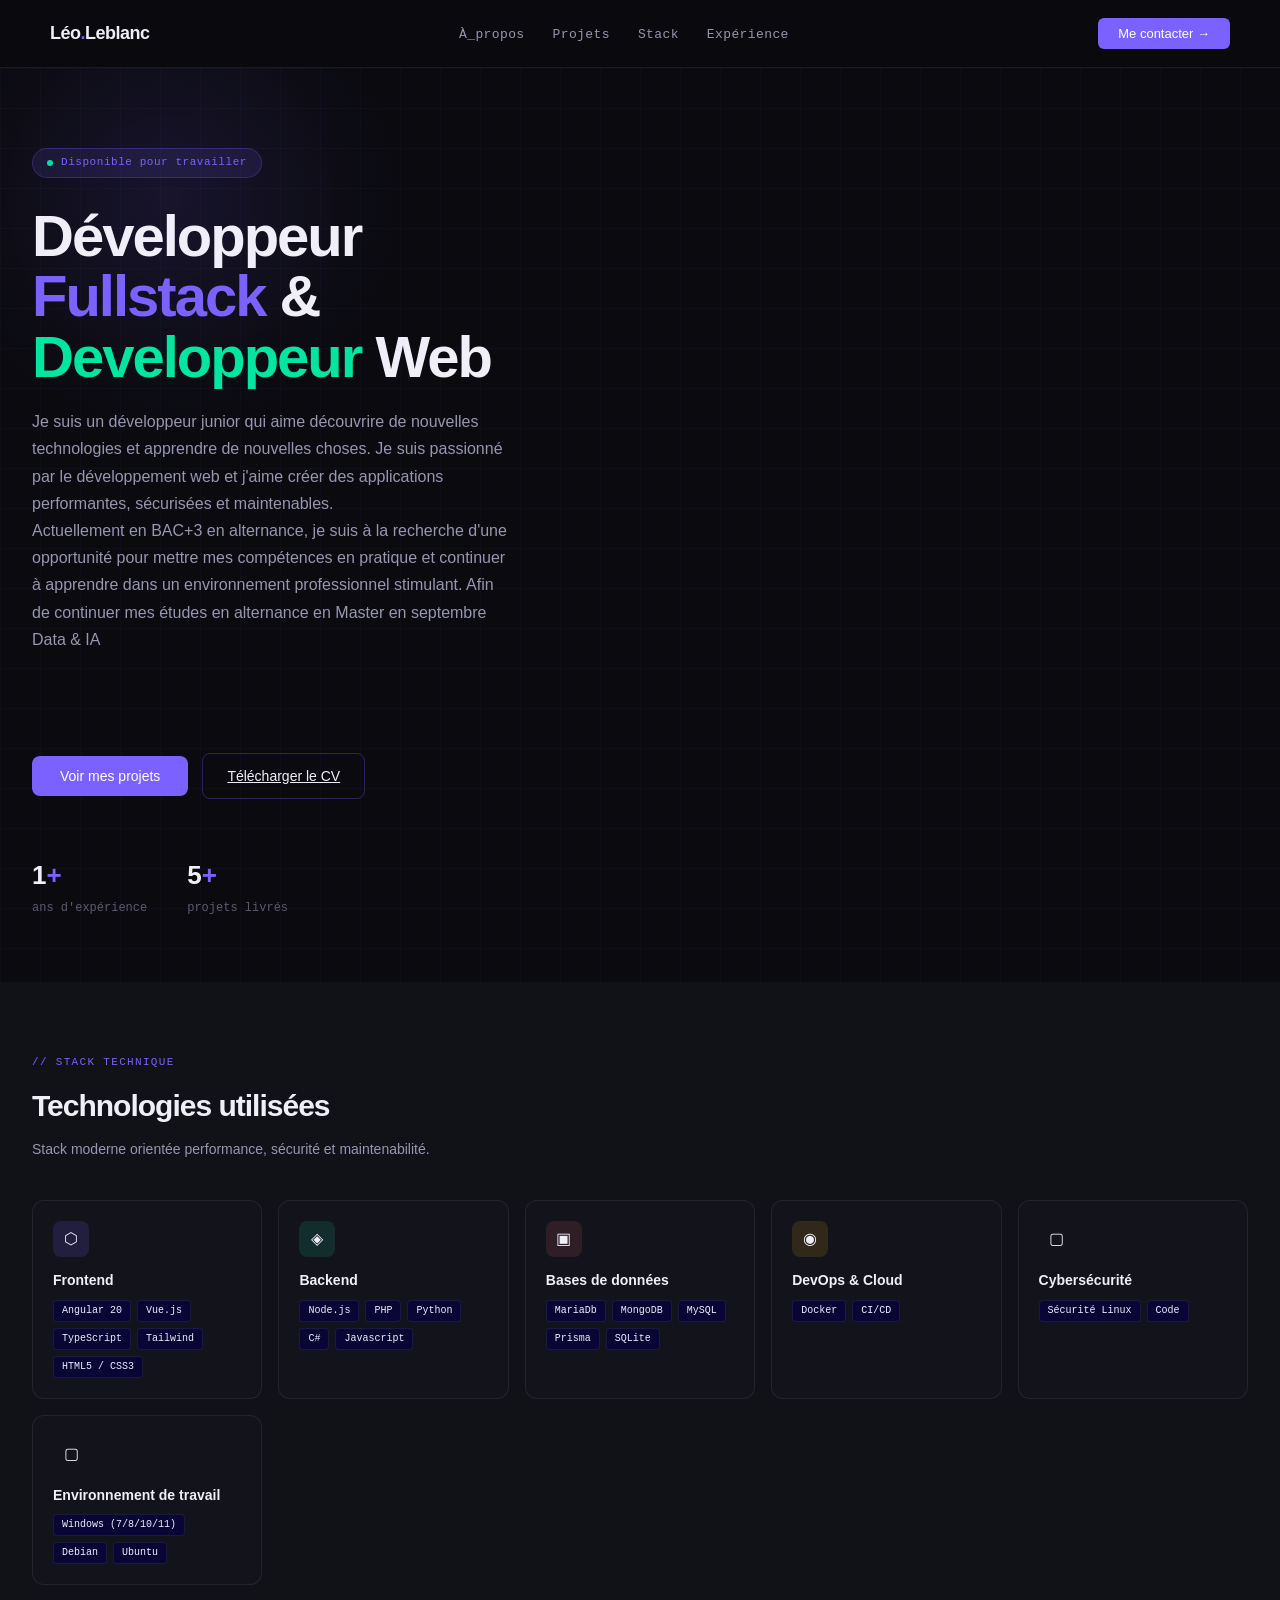
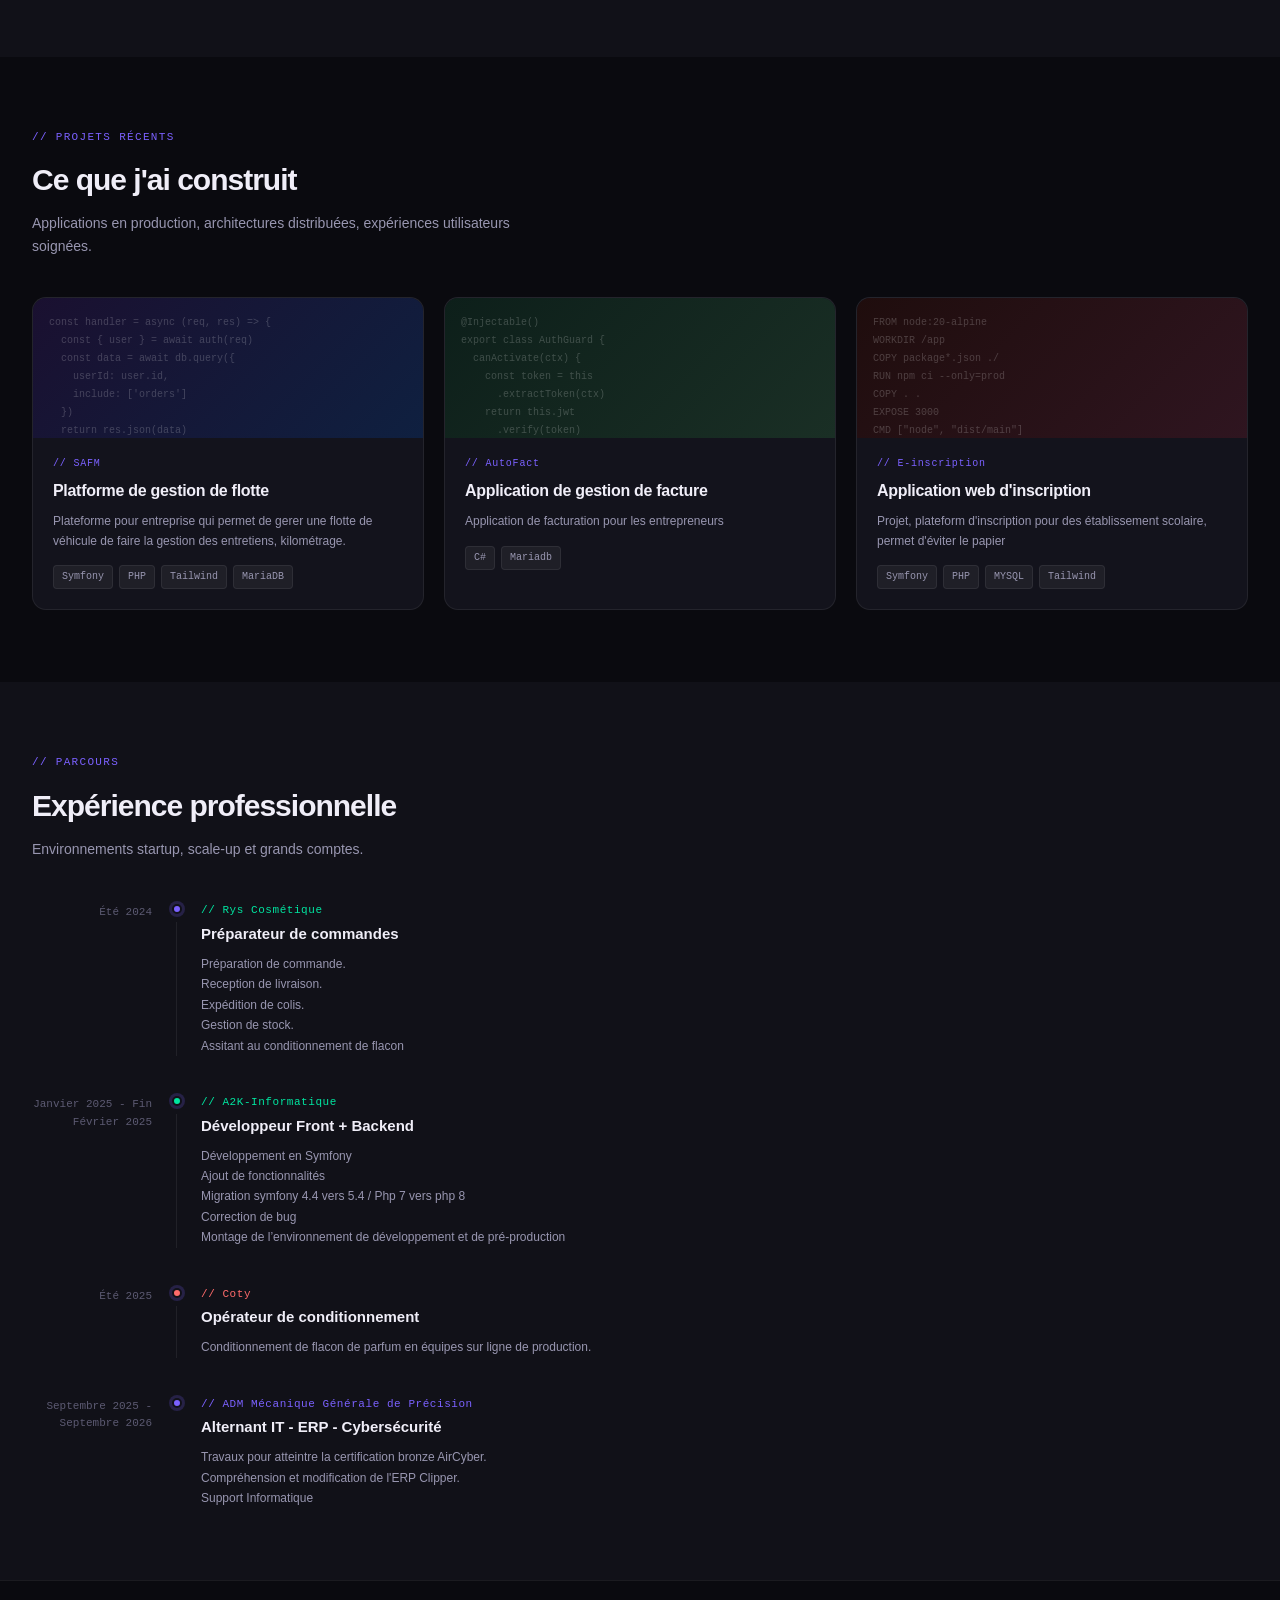
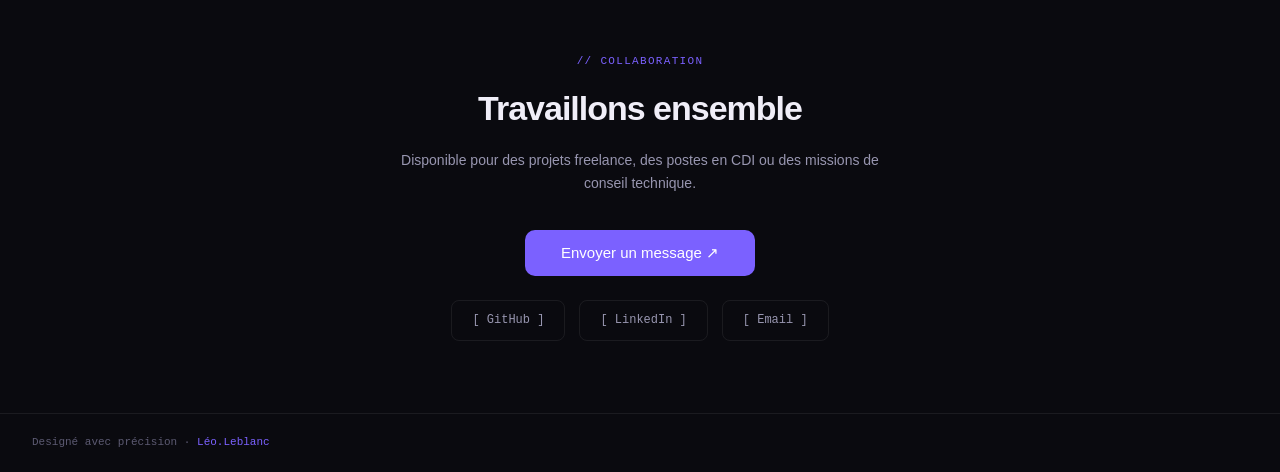
<file: index.html>
<!DOCTYPE html>
<!-- saved from url=(0031)http://127.0.0.1:5500/#projects -->
<html lang="fr">

<head>
  <meta http-equiv="Content-Type" content="text/html; charset=UTF-8">

  <meta name="viewport" content="width=device-width, initial-scale=1.0">
  <title>Portfolio Fullstack - Léo Leblanc</title>
  <link rel="stylesheet" href="styles.css">

</head>

<body>

  <!-- NAV -->
  <nav>
    <div class="nav-logo">Léo<span>.</span>Leblanc</div>
    <ul class="nav-links">
      <li><a href="#">À_propos</a></li>
      <li><a href="#projects">Projets</a></li>
      <li><a href="#stack">Stack</a></li>
      <li><a href="#xp">Expérience</a></li>
    </ul>
    <button class="nav-cta">Me contacter →</button>
  </nav>

  <!-- HERO -->
  <section class="hero">
    <div class="hero-grid-bg"></div>
    <div class="hero-glow"></div>
    <div class="hero-badge">Disponible pour travailler</div>
    <h1>
      Développeur<br>
      <span class="highlight">Fullstack</span> &amp;<br>
      <span class="highlight2">Developpeur</span> Web
    </h1>
    <p class="hero-sub">
      Je suis un développeur junior qui aime découvrire de nouvelles technologies et apprendre de nouvelles choses. Je
      suis passionné par le développement web et j'aime créer des applications performantes, sécurisées et
      maintenables.
      <br>

      Actuellement en BAC+3 en alternance, je suis à la recherche d'une opportunité pour mettre mes compétences en
      pratique et continuer à apprendre dans un environnement professionnel stimulant.
      Afin de continuer mes études en alternance en Master en septembre Data &amp; IA
    </p>
    <div class="hero-actions">
      <button class="btn-primary">Voir mes projets</button>
      <a class="btn-outline" href="assets/" download="cv_leo_leblanc.pdf">Télécharger le CV</a>
    </div>
    <div class="hero-stats">
      <div class="stat-item">
        <div class="stat-num">1<span>+</span></div>
        <div class="stat-label">ans d'expérience</div>
      </div>
      <div class="stat-item">
        <div class="stat-num">5<span>+</span></div>
        <div class="stat-label">projets livrés</div>
      </div>

    </div>
  </section>

  <!-- SKILLS -->
  <section class="skills-section" id="stack">
    <div class="section-label">// stack technique</div>
    <div class="section-title">Technologies utilisées</div>
    <p class="section-desc">Stack moderne orientée performance, sécurité et maintenabilité.</p>
    <div class="skills-grid">
      <div class="skill-card">
        <div class="skill-icon frontend">⬡</div>
        <div class="skill-name">Frontend</div>
        <div class="skill-tags">
          <span class="skill-tag">Angular 20</span>
          <span class="skill-tag">Vue.js</span>
          <span class="skill-tag">TypeScript</span>
          <span class="skill-tag">Tailwind</span>
          <span class="skill-tag">HTML5 / CSS3</span>
        </div>
      </div>
      <div class="skill-card">
        <div class="skill-icon backend">◈</div>
        <div class="skill-name">Backend</div>
        <div class="skill-tags">
          <span class="skill-tag">Node.js</span>
          <span class="skill-tag">PHP</span>
          <span class="skill-tag">Python</span>
          <span class="skill-tag">C#</span>
          <span class="skill-tag">Javascript</span>
        </div>
      </div>
      <div class="skill-card">
        <div class="skill-icon db">▣</div>
        <div class="skill-name">Bases de données</div>
        <div class="skill-tags">
          <span class="skill-tag">MariaDb</span>
          <span class="skill-tag">MongoDB</span>
          <span class="skill-tag">MySQL</span>
          <span class="skill-tag">Prisma</span>
          <span class="skill-tag">SQLite</span>
        </div>
      </div>
      <div class="skill-card">
        <div class="skill-icon devops">◉</div>
        <div class="skill-name">DevOps &amp; Cloud</div>
        <div class="skill-tags">
          <span class="skill-tag">Docker</span>
          <span class="skill-tag">CI/CD</span>
        </div>
      </div>
      <div class="skill-card">
        <div class="skill-icon testing">▢</div>
        <div class="skill-name">Cybersécurité</div>
        <div class="skill-tags">
          <span class="skill-tag">Sécurité Linux</span>
          <span class="skill-tag">Code</span>
        </div>
      </div>
      <div class="skill-card">
        <div class="skill-icon testing">▢</div>
        <div class="skill-name">Environnement de travail</div>
        <div class="skill-tags">
          <span class="skill-tag">Windows (7/8/10/11)</span>
          <span class="skill-tag">Debian</span>
          <span class="skill-tag">Ubuntu</span>
        </div>
      </div>
    </div>
  </section>

  <!-- PROJECTS -->
  <section id="projects" class="projects-section">
    <div class="section-label">// projets récents</div>
    <div class="section-title">Ce que j'ai construit</div>
    <p class="section-desc">Applications en production, architectures distribuées, expériences utilisateurs soignées.
    </p>
    <div class="projects-grid">

      <div class="project-card">
        <div class="project-thumb thumb-a">
          <div class="thumb-code">
            const handler = async (req, res) =&gt; {<br>
            &nbsp;&nbsp;const { user } = await auth(req)<br>
            &nbsp;&nbsp;const data = await db.query({<br>
            &nbsp;&nbsp;&nbsp;&nbsp;userId: user.id,<br>
            &nbsp;&nbsp;&nbsp;&nbsp;include: ['orders']<br>
            &nbsp;&nbsp;})<br>
            &nbsp;&nbsp;return res.json(data)<br>
            }
          </div>
        </div>
        <div class="project-body">
          <div class="project-type">// SAFM</div>
          <div class="project-title">Platforme de gestion de flotte</div>
          <p class="project-desc">Plateforme pour entreprise qui permet de gerer une flotte de véhicule
            de faire la gestion des entretiens, kilométrage.</p>
          <div class="project-stack">
            <span class="stack-tag">Symfony</span>
            <span class="stack-tag">PHP</span>
            <span class="stack-tag">Tailwind</span>
            <span class="stack-tag">MariaDB</span>
          </div>
        </div>
      </div>

      <div class="project-card">
        <div class="project-thumb thumb-b">
          <div class="thumb-code">
            @Injectable()<br>
            export class AuthGuard {<br>
            &nbsp;&nbsp;canActivate(ctx) {<br>
            &nbsp;&nbsp;&nbsp;&nbsp;const token = this<br>
            &nbsp;&nbsp;&nbsp;&nbsp;&nbsp;&nbsp;.extractToken(ctx)<br>
            &nbsp;&nbsp;&nbsp;&nbsp;return this.jwt<br>
            &nbsp;&nbsp;&nbsp;&nbsp;&nbsp;&nbsp;.verify(token)<br>
            &nbsp;&nbsp;}
          </div>
        </div>
        <div class="project-body">
          <div class="project-type">// AutoFact</div>
          <div class="project-title">Application de gestion de facture
          </div>
          <p class="project-desc">Application de facturation pour les entrepreneurs</p>
          <div class="project-stack">
            <span class="stack-tag">C#</span>
            <span class="stack-tag">Mariadb</span>
          </div>
        </div>
      </div>

      <div class="project-card">
        <div class="project-thumb thumb-c">
          <div class="thumb-code">
            FROM node:20-alpine<br>
            WORKDIR /app<br>
            COPY package*.json ./<br>
            RUN npm ci --only=prod<br>
            COPY . .<br>
            EXPOSE 3000<br>
            CMD ["node", "dist/main"]
          </div>
        </div>
        <div class="project-body">
          <div class="project-type">// E-inscription</div>
          <div class="project-title">Application web d'inscription</div>
          <p class="project-desc">Projet, plateform d'inscription pour des établissement scolaire, permet d'éviter le
            papier</p>
          <div class="project-stack">
            <span class="stack-tag">Symfony</span>
            <span class="stack-tag">PHP</span>
            <span class="stack-tag">MYSQL</span>
            <span class="stack-tag">Tailwind</span>
          </div>
        </div>
      </div>

    </div>
  </section>

  <!-- EXPERIENCE -->
  <section class="experience-section" id="xp">
    <div class="section-label">// parcours</div>
    <div class="section-title">Expérience professionnelle</div>
    <p class="section-desc">Environnements startup, scale-up et grands comptes.</p>

    <div class="timeline">
      <div class="timeline-item">
        <div class="timeline-date">Été 2024</div>
        <div class="timeline-line">
          <div class="timeline-dot"></div>
          <div class="timeline-connector"></div>
        </div>
        <div class="timeline-content">
          <div class="timeline-company">// Rys Cosmétique</div>
          <div class="timeline-role">Préparateur de commandes</div>
          <p class="timeline-desc">Préparation de commande.<br>
            Reception de livraison.<br>
            Expédition de colis.<br>
            Gestion de stock.<br>
            Assitant au conditionnement de flacon
          </p>
        </div>
      </div>
      <div class="timeline-item">
        <div class="timeline-date">Janvier 2025 - Fin Février 2025</div>
        <div class="timeline-line">
          <div class="timeline-dot" style="background: var(--accent2);"></div>
          <div class="timeline-connector"></div>
        </div>
        <div class="timeline-content">
          <div class="timeline-company" style="color: var(--accent2);">// A2K-Informatique</div>
          <div class="timeline-role">Développeur Front + Backend </div>
          <p class="timeline-desc">
            Développement en Symfony <br>
            Ajout de fonctionnalités<br>
            Migration symfony 4.4 vers 5.4 / Php 7 vers php 8<br>
            Correction de bug<br>
            Montage de l’environnement de développement et de pré-production

          </p>
        </div>
      </div>
      <div class="timeline-item">
        <div class="timeline-date">Été 2025</div>
        <div class="timeline-line">
          <div class="timeline-dot" style="background: var(--accent3);"></div>
          <div class="timeline-connector"></div>
        </div>
        <div class="timeline-content">
          <div class="timeline-company" style="color: var(--accent3);">// Coty</div>
          <div class="timeline-role">Opérateur de conditionnement</div>
          <p class="timeline-desc">Conditionnement de flacon de parfum en équipes sur ligne de production.</p>
        </div>
      </div>

      <div class="timeline-item">
        <div class="timeline-date">Septembre 2025 - Septembre 2026</div>
        <div class="timeline-line">
          <div class="timeline-dot" style="background: var(--accent);"></div>
          <div class="timeline-connector"></div>
        </div>
        <div class="timeline-content">
          <div class="timeline-company" style="color: var(--accent);">// ADM Mécanique Générale de Précision</div>
          <div class="timeline-role">Alternant IT - ERP - Cybersécurité </div>
          <p class="timeline-desc">
            Travaux pour atteintre la certification bronze AirCyber.<br>
            Compréhension et modification de l'ERP Clipper.<br>
            Support Informatique <br>
          </p>
        </div>
      </div>
    </div>
  </section>

  <!-- CONTACT -->
  <section class="contact-section">
    <div class="contact-inner">
      <div class="section-label" style="text-align:center;">// collaboration</div>
      <div class="section-title">Travaillons ensemble</div>
      <p class="section-desc">Disponible pour des projets freelance, des postes en CDI ou des missions de conseil
        technique.</p>
      <button class="btn-primary" style="font-size:15px; padding: 14px 36px; border-radius: 10px;">
        Envoyer un message ↗
      </button>
      <div class="contact-links">
        <a class="contact-link" href="https://github.com/LLeblanc28">[ GitHub ]</a>
        <a class="contact-link" href="https://www.linkedin.com/in/l%C3%A9o-leblanc-750685290/">[ LinkedIn ]</a>
        <a class="contact-link" href="mailto:leoleblanc28@gmail.com">[ Email ]</a>
      </div>
    </div>
  </section>

  <!-- FOOTER -->
  <footer>
    <p>Designé avec précision · <span>Léo.Leblanc</span></p>
  </footer>

</body>

</html>
</file>
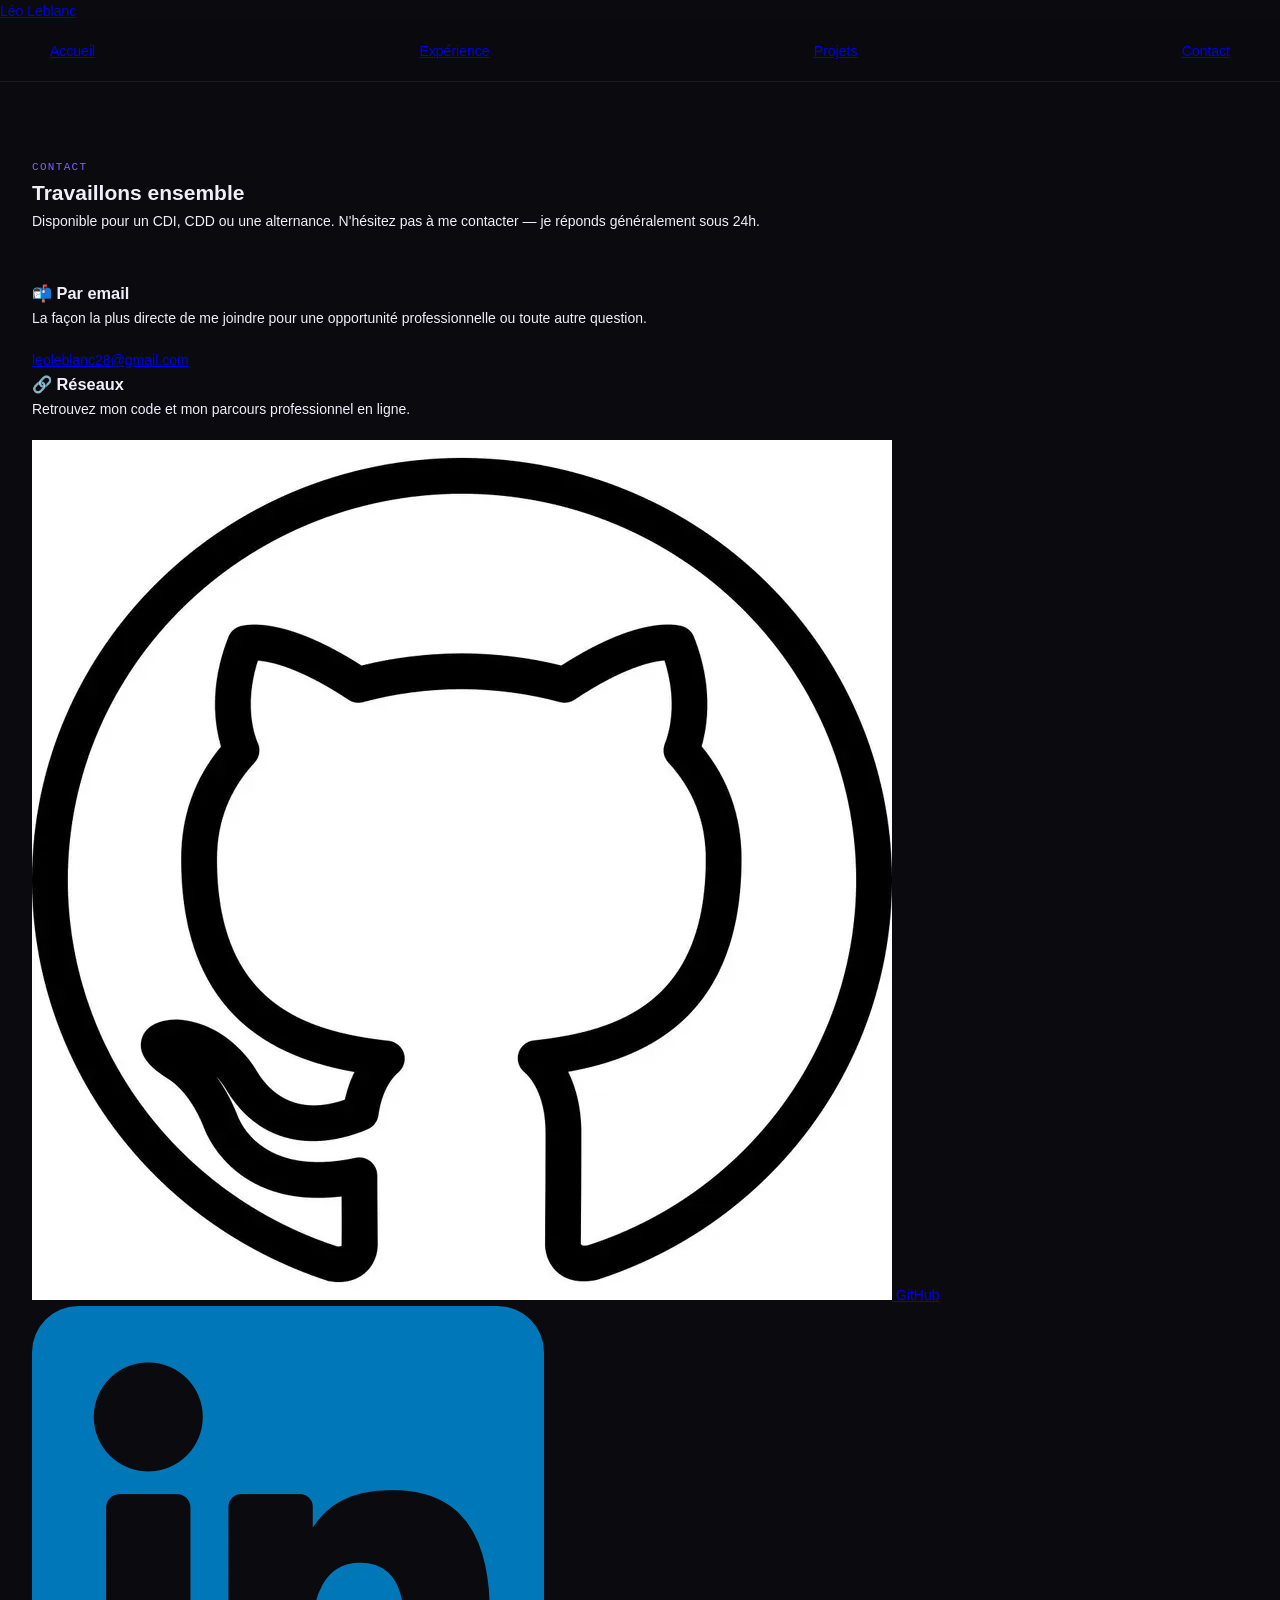
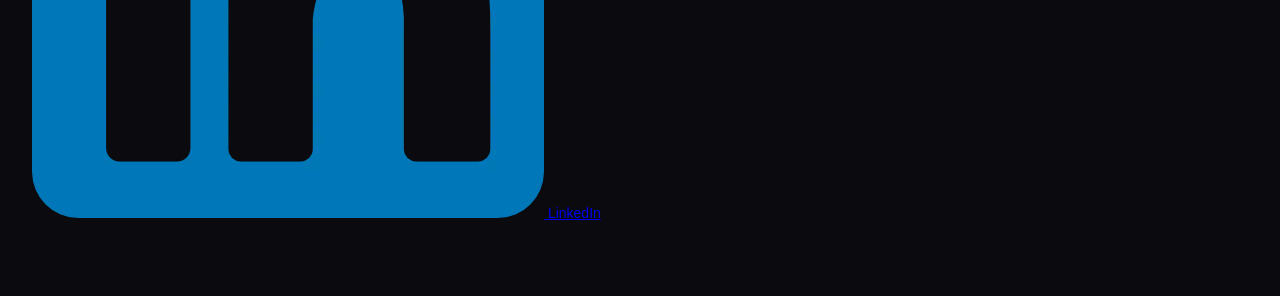
<file: contact.html>
<!DOCTYPE html>
<html lang="fr">
<head>
    <meta charset="UTF-8">
    <meta name="viewport" content="width=device-width, initial-scale=1.0">
    <link rel="stylesheet" href="styles.css">
    <title>Léo Leblanc — Contact</title>
</head>
<body>

<div id="loader"></div>
<include-html src="header.html"></include-html>

<section class="container fade-in">

    <span class="section-label">Contact</span>
    <h1 class="page-title">Travaillons ensemble</h1>
    <p class="page-subtitle">
        Disponible pour un CDI, CDD ou une alternance. N'hésitez pas à me contacter —
        je réponds généralement sous 24h.
    </p>

    <div class="grid-2" style="margin-top: 48px;">

        <div class="card reveal">
            <h3>📬 Par email</h3>
            <p style="margin-bottom: 20px;">
                La façon la plus directe de me joindre pour une opportunité
                professionnelle ou toute autre question.
            </p>
            <a href="mailto:leoleblanc28@gmail.com" class="btn">
                leoleblanc28@gmail.com
            </a>
        </div>

        <div class="card reveal" style="transition-delay: 0.1s;">
            <h3>🔗 Réseaux</h3>
            <p style="margin-bottom: 20px;">
                Retrouvez mon code et mon parcours professionnel en ligne.
            </p>
            <div class="social-links">
                <a href="https://github.com/LLeblanc28" class="social-link" target="_blank" rel="noopener">
                    <img src="assets/github.webp" alt="GitHub">
                    GitHub
                </a>
                <a href="https://www.linkedin.com/in/l%C3%A9o-leblanc-750685290/" class="social-link" target="_blank" rel="noopener">
                    <img src="assets/linkedin.webp" alt="LinkedIn">
                    LinkedIn
                </a>
            </div>
        </div>

    </div>

</section>

<script src="custom.js"></script>
</body>
</html>
</file>
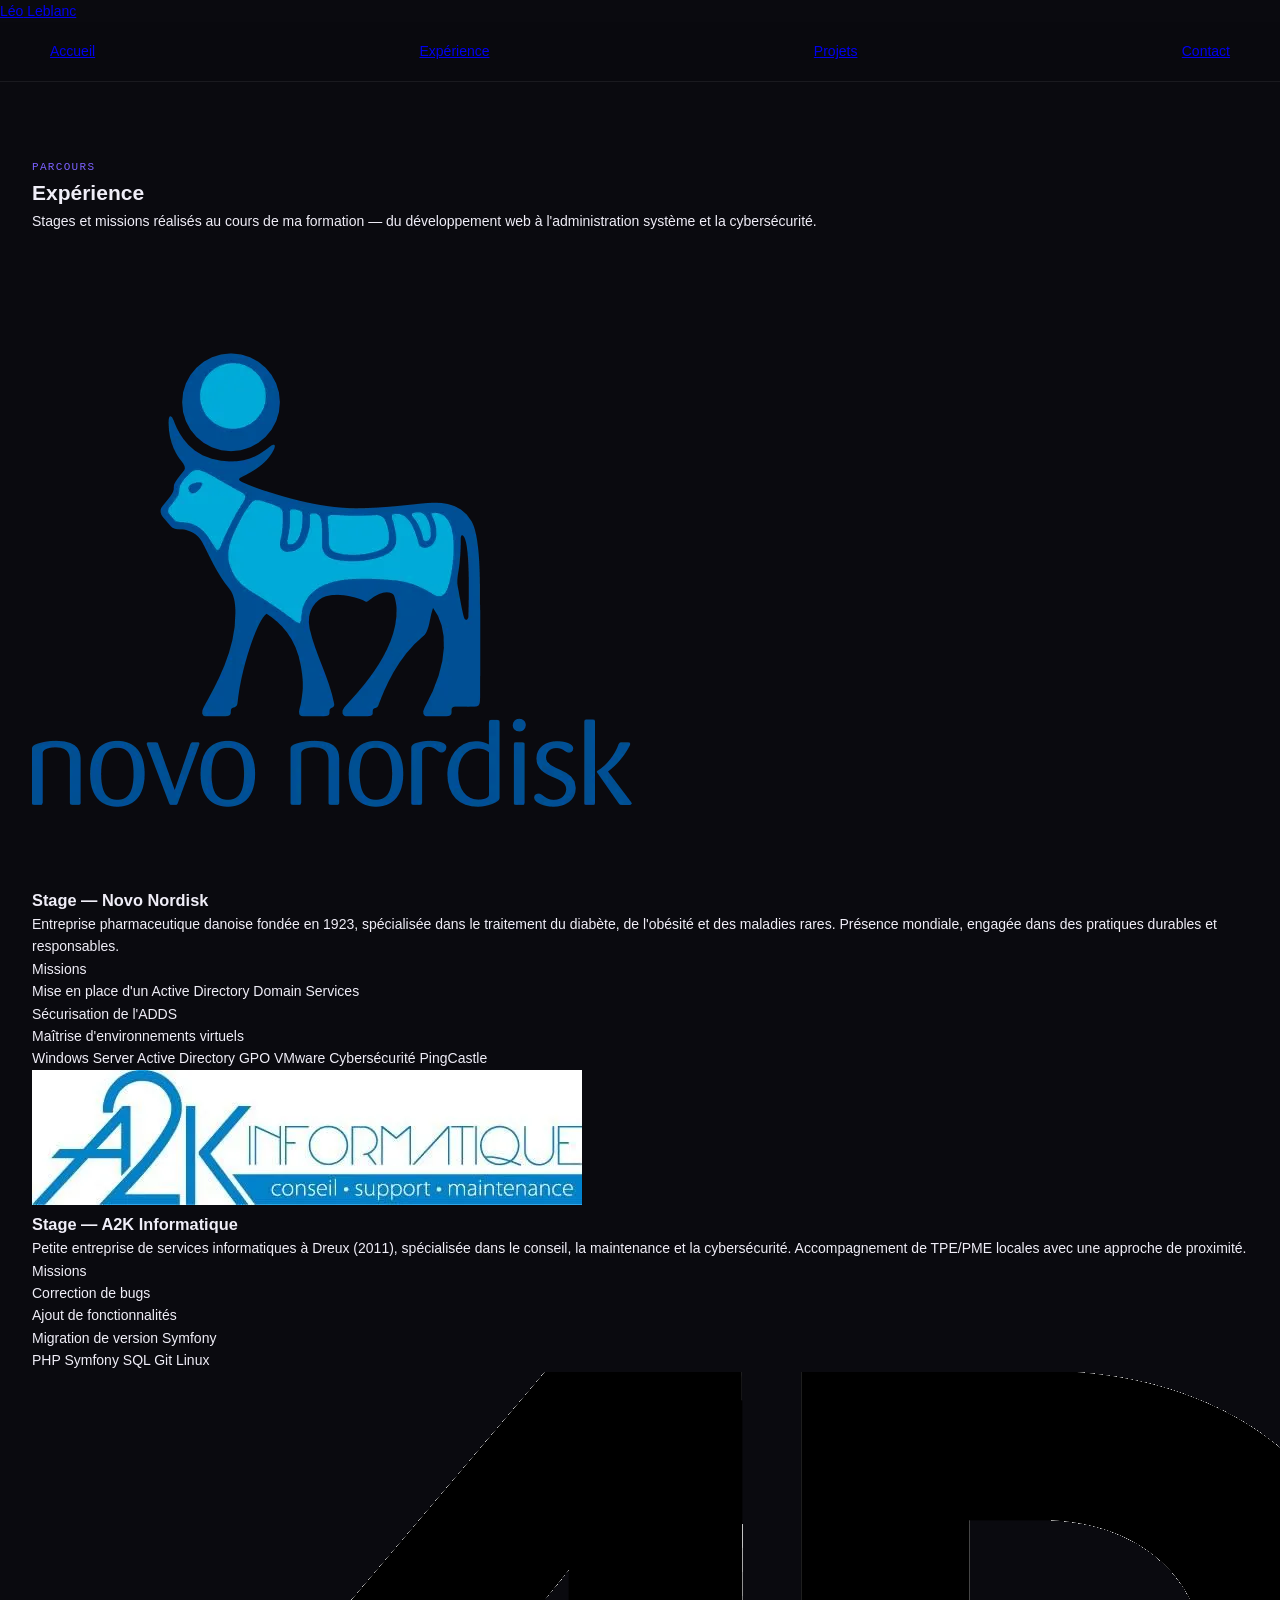
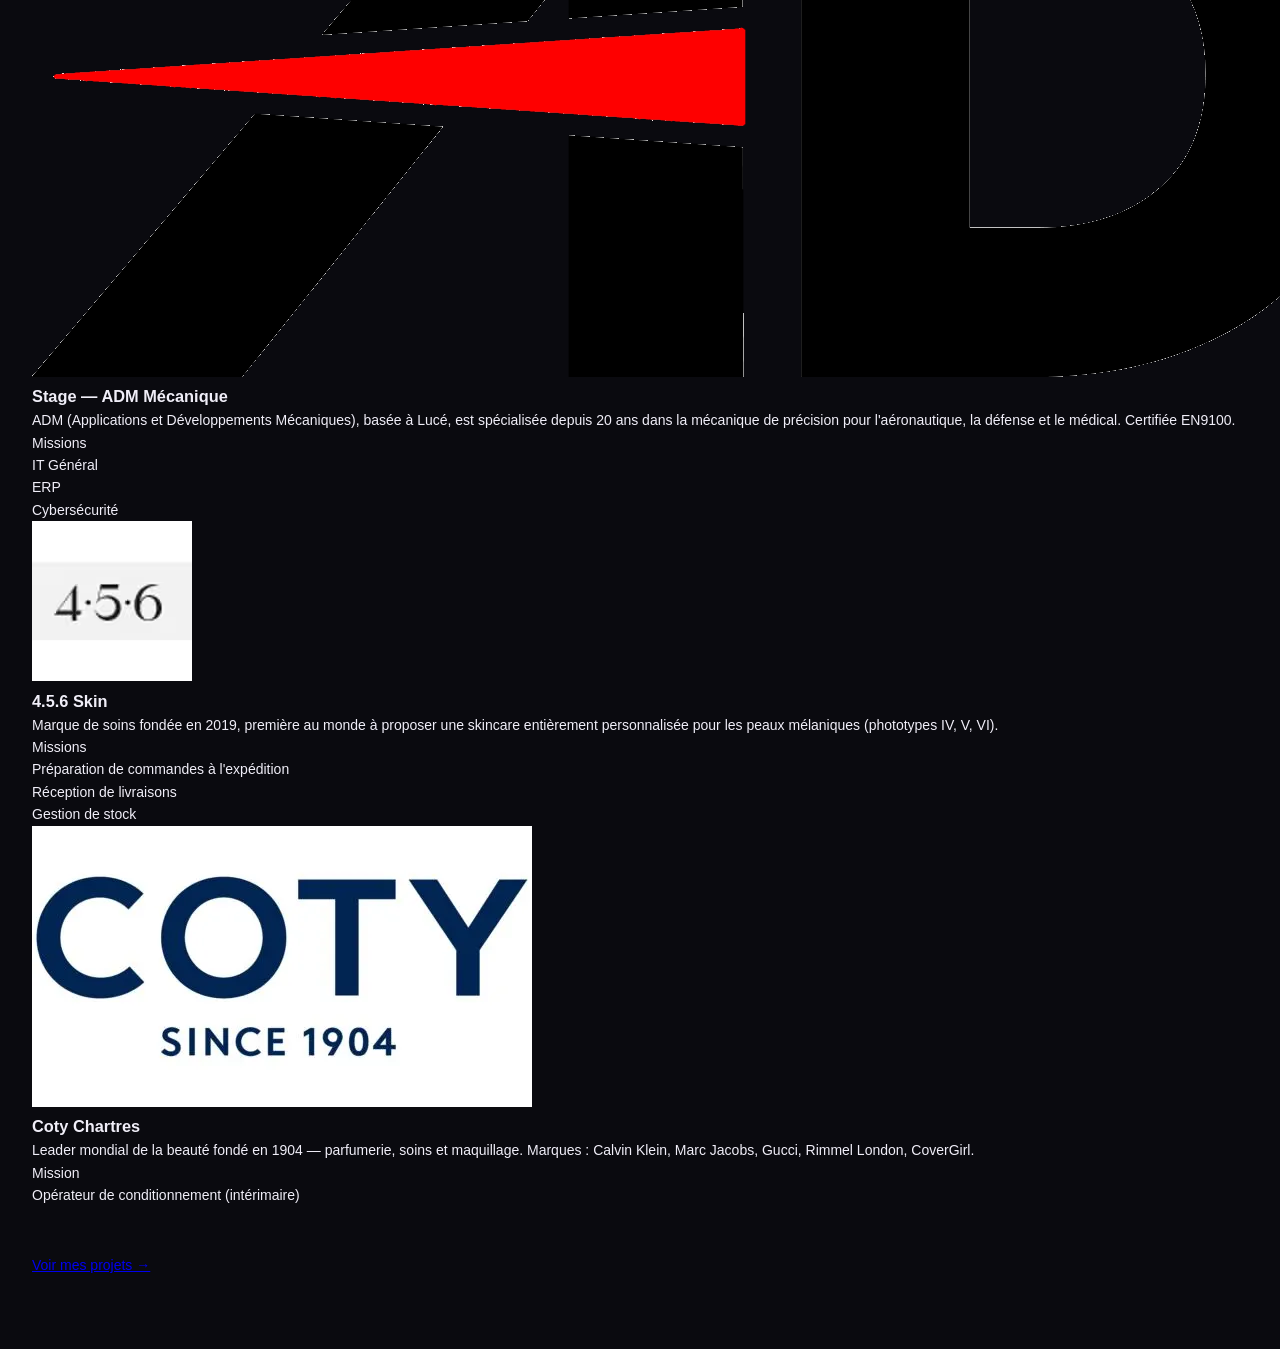
<file: experience.html>
<!DOCTYPE html>
<html lang="fr">
<head>
    <meta charset="UTF-8">
    <meta name="viewport" content="width=device-width, initial-scale=1.0">
    <link rel="stylesheet" href="styles.css">
    <title>Léo Leblanc — Expérience</title>
</head>
<body>

<div id="loader"></div>
<include-html src="header.html"></include-html>

<section class="container fade-in">

    <span class="section-label">Parcours</span>
    <h1 class="page-title">Expérience</h1>
    <p class="page-subtitle">
        Stages et missions réalisés au cours de ma formation — du développement web
        à l'administration système et la cybersécurité.
    </p>

    <div class="grid-2 stagger" style="margin-top: 48px;">

        <div class="card">
            <img src="assets/novo.webp" class="company-logo" alt="Novo Nordisk">
            <h3>Stage — Novo Nordisk</h3>
            <p>
                Entreprise pharmaceutique danoise fondée en 1923, spécialisée dans le traitement
                du diabète, de l'obésité et des maladies rares. Présence mondiale, engagée dans
                des pratiques durables et responsables.
            </p>
            <p class="missions-label">Missions</p>
            <div class="timeline">
                <div class="item">Mise en place d'un Active Directory Domain Services</div>
                <div class="item">Sécurisation de l'ADDS</div>
                <div class="item">Maîtrise d'environnements virtuels</div>
            </div>
            <div class="stack">
                <span>Windows Server</span>
                <span>Active Directory</span>
                <span>GPO</span>
                <span>VMware</span>
                <span>Cybersécurité</span>
                <span>PingCastle</span>
            </div>
        </div>

        <div class="card">
            <img src="assets/A2k.webp" class="company-logo" alt="A2K Informatique">
            <h3>Stage — A2K Informatique</h3>
            <p>
                Petite entreprise de services informatiques à Dreux (2011), spécialisée dans le
                conseil, la maintenance et la cybersécurité. Accompagnement de TPE/PME locales
                avec une approche de proximité.
            </p>
            <p class="missions-label">Missions</p>
            <div class="timeline">
                <div class="item">Correction de bugs</div>
                <div class="item">Ajout de fonctionnalités</div>
                <div class="item">Migration de version Symfony</div>
            </div>
            <div class="stack">
                <span>PHP</span>
                <span>Symfony</span>
                <span>SQL</span>
                <span>Git</span>
                <span>Linux</span>
            </div>
        </div>

        <div class="card">
            <img src="assets/ADM_logo.png" class="company-logo" alt="ADM Mécanique">
            <h3>Stage — ADM Mécanique</h3>
            <p>
                ADM (Applications et Développements Mécaniques), basée à Lucé, est spécialisée
                depuis 20 ans dans la mécanique de précision pour l'aéronautique, la défense
                et le médical. Certifiée EN9100.
            </p>
            <p class="missions-label">Missions</p>
            <div class="timeline">
                <div class="item">IT Général</div>
                <div class="item">ERP</div>
                <div class="item">Cybersécurité</div>
            </div>
        </div>

        <div class="card">
            <img src="assets/456skin.avif" class="company-logo" alt="4.5.6 Skin">
            <h3>4.5.6 Skin</h3>
            <p>
                Marque de soins fondée en 2019, première au monde à proposer une skincare
                entièrement personnalisée pour les peaux mélaniques (phototypes IV, V, VI).
            </p>
            <p class="missions-label">Missions</p>
            <div class="timeline">
                <div class="item">Préparation de commandes à l'expédition</div>
                <div class="item">Réception de livraisons</div>
                <div class="item">Gestion de stock</div>
            </div>
        </div>

        <div class="card">
            <img src="assets/coty.webp" class="company-logo" alt="Coty">
            <h3>Coty Chartres</h3>
            <p>
                Leader mondial de la beauté fondé en 1904 — parfumerie, soins et maquillage.
                Marques : Calvin Klein, Marc Jacobs, Gucci, Rimmel London, CoverGirl.
            </p>
            <p class="missions-label">Mission</p>
            <div class="timeline">
                <div class="item">Opérateur de conditionnement (intérimaire)</div>
            </div>
        </div>

    </div>

    <div style="margin-top: 48px;">
        <a href="projects.html" class="btn">Voir mes projets →</a>
    </div>

</section>

<script src="custom.js"></script>
</body>
</html>
</file>
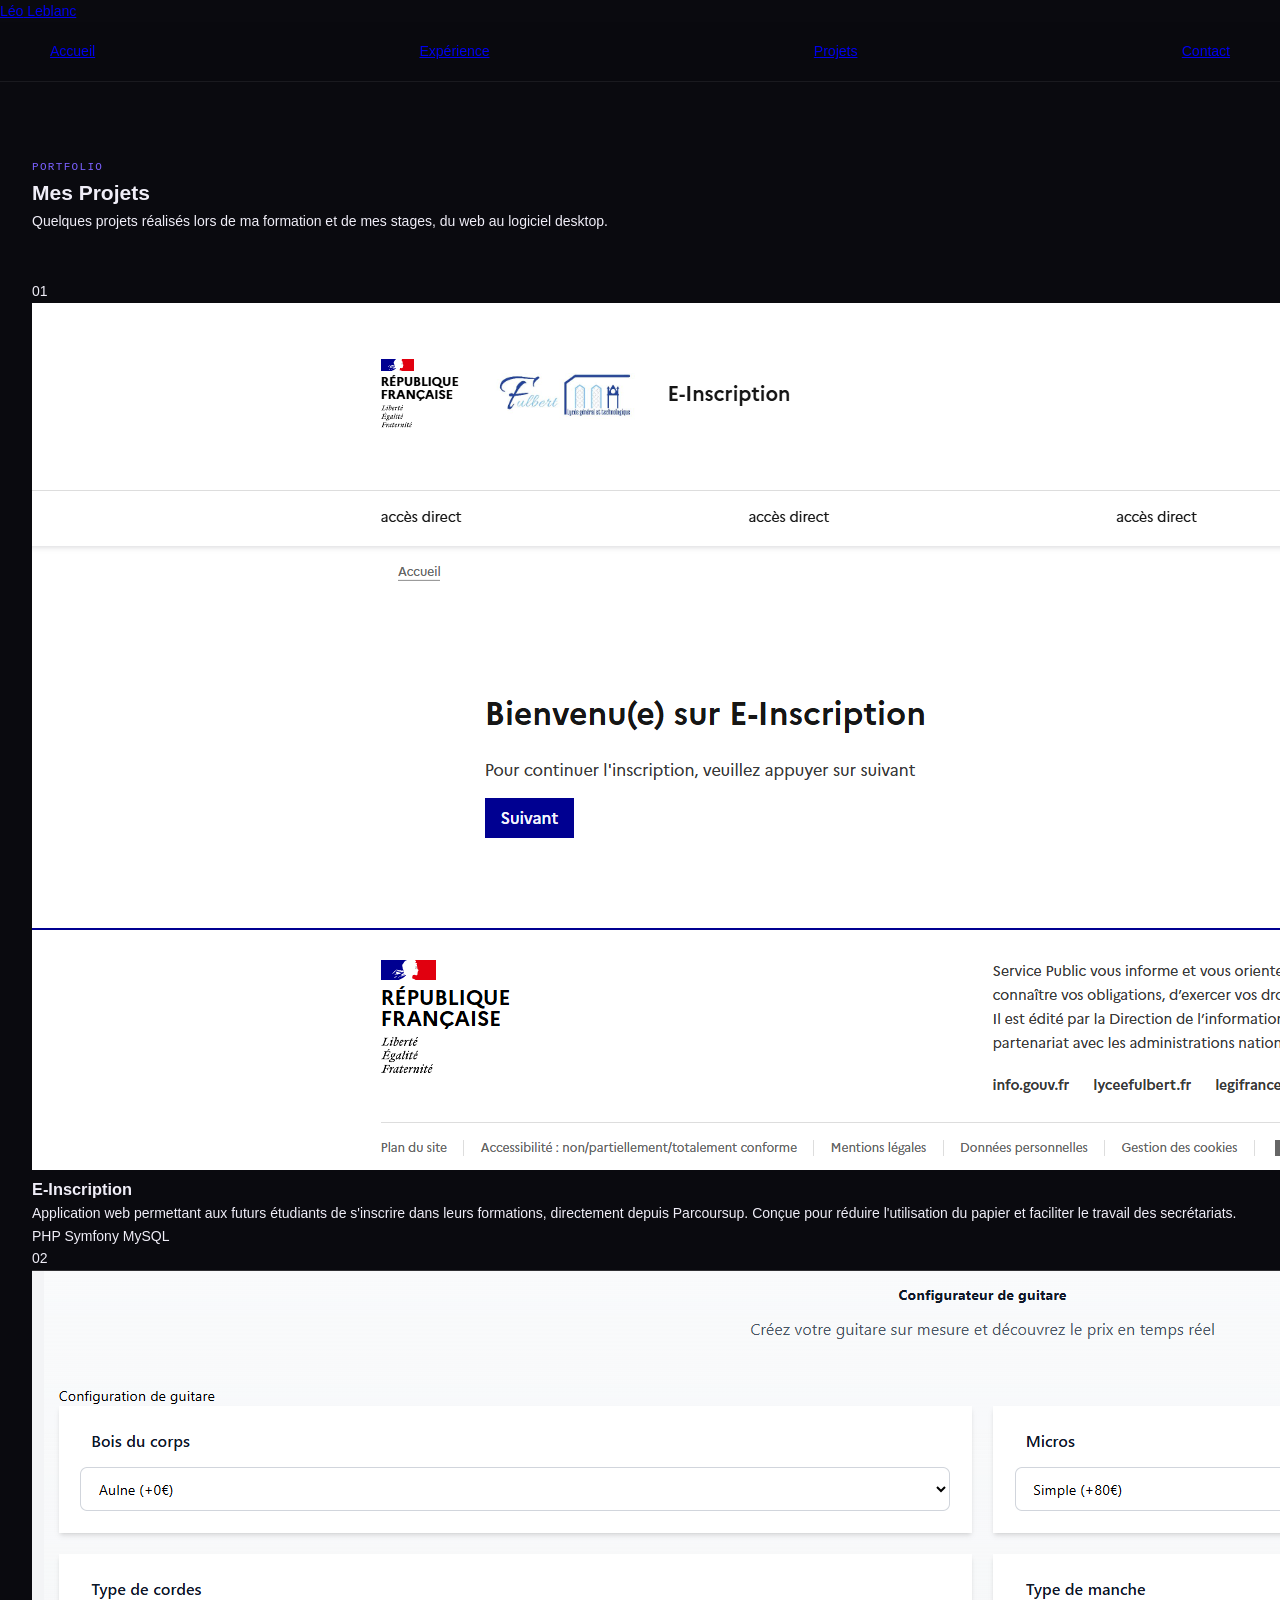
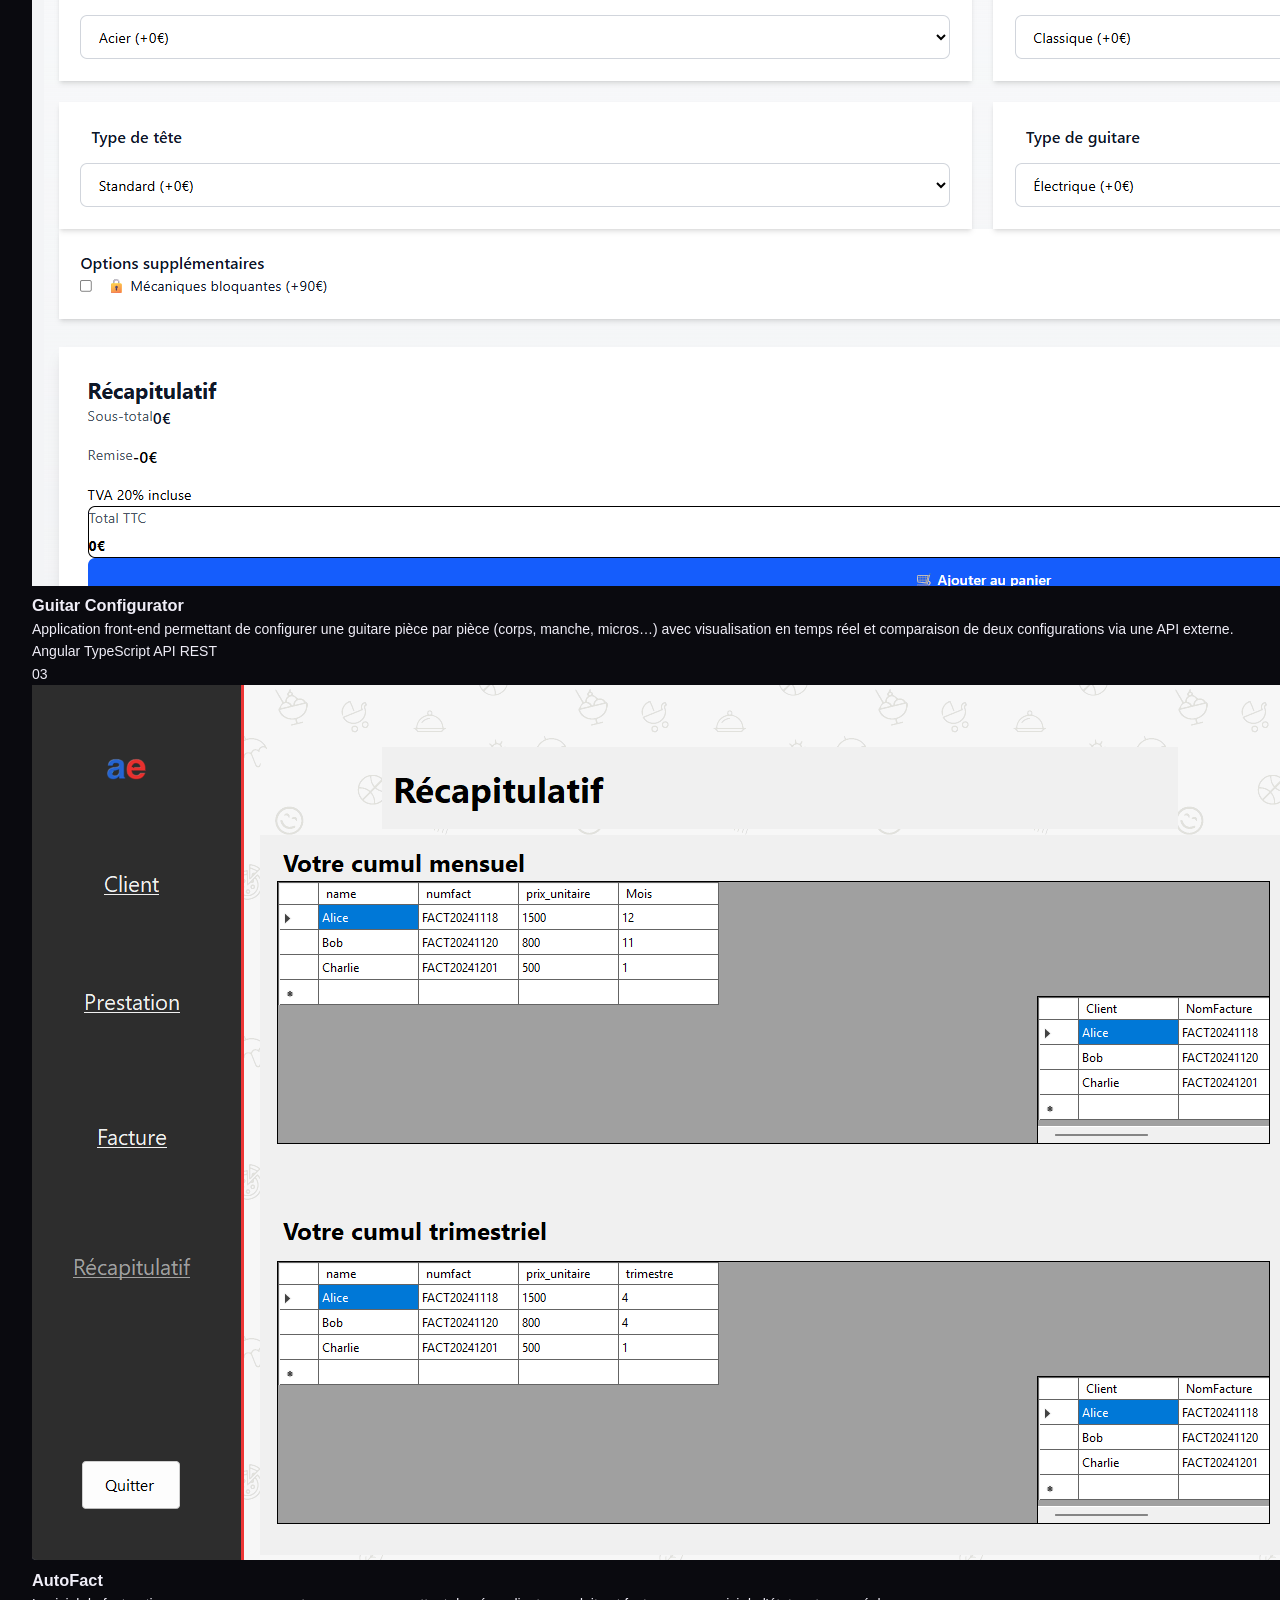
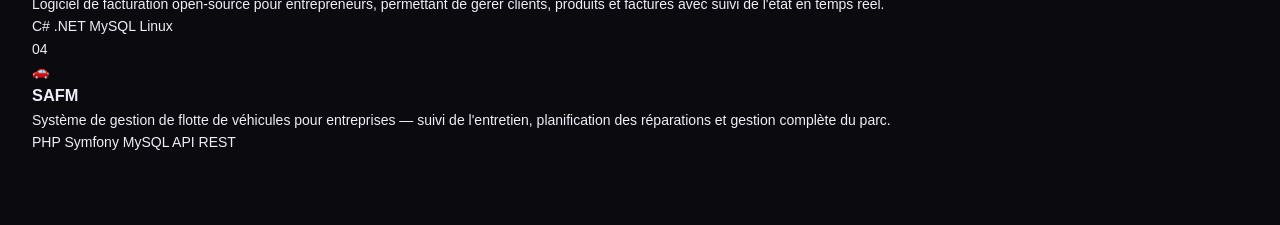
<file: projects.html>
<!DOCTYPE html>
<html lang="fr">
<head>
    <meta charset="UTF-8">
    <meta name="viewport" content="width=device-width, initial-scale=1.0">
    <link rel="stylesheet" href="styles.css">
    <title>Léo Leblanc — Projets</title>
</head>
<body>

<div id="loader"></div>
<include-html src="header.html"></include-html>

<section class="container fade-in">

    <span class="section-label">Portfolio</span>
    <h1 class="page-title">Mes Projets</h1>
    <p class="page-subtitle">
        Quelques projets réalisés lors de ma formation et de mes stages,
        du web au logiciel desktop.
    </p>

    <div class="grid stagger" style="margin-top: 48px;">

        <div class="card">
            <span class="project-number">01</span>
            <img src="assets/einscription.png" alt="Aperçu E-Inscription" class="project-img">
            <h3>E-Inscription</h3>
            <p>
                Application web permettant aux futurs étudiants de s'inscrire dans leurs formations,
                directement depuis Parcoursup. Conçue pour réduire l'utilisation du papier et
                faciliter le travail des secrétariats.
            </p>
            <div class="stack">
                <span>PHP</span>
                <span>Symfony</span>
                <span>MySQL</span>
            </div>
        </div>

        <div class="card">
            <span class="project-number">02</span>
            <img src="assets/guitar.png" alt="Aperçu Guitar Configurator" class="project-img">
            <h3>Guitar Configurator</h3>
            <p>
                Application front-end permettant de configurer une guitare pièce par pièce
                (corps, manche, micros…) avec visualisation en temps réel et comparaison
                de deux configurations via une API externe.
            </p>
            <div class="stack">
                <span>Angular</span>
                <span>TypeScript</span>
                <span>API REST</span>
            </div>
        </div>

        <div class="card">
            <span class="project-number">03</span>
            <img src="assets/autofact.png" alt="Aperçu AutoFact" class="project-img">
            <h3>AutoFact</h3>
            <p>
                Logiciel de facturation open-source pour entrepreneurs, permettant de gérer
                clients, produits et factures avec suivi de l'état en temps réel.
            </p>
            <div class="stack">
                <span>C#</span>
                <span>.NET</span>
                <span>MySQL</span>
                <span>Linux</span>
            </div>
        </div>

        <div class="card">
            <span class="project-number">04</span>
            <div class="project-img-placeholder">🚗</div>
            <h3>SAFM</h3>
            <p>
                Système de gestion de flotte de véhicules pour entreprises — suivi de
                l'entretien, planification des réparations et gestion complète du parc.
            </p>
            <div class="stack">
                <span>PHP</span>
                <span>Symfony</span>
                <span>MySQL</span>
                <span>API REST</span>
            </div>
        </div>

    </div>
</section>

<script src="custom.js"></script>
</body>
</html>
</file>
<file: styles.css>
*, *::before, *::after { box-sizing: border-box; margin: 0; padding: 0; }

  :root {
    --bg: #0a0a0f;
    --bg2: #111118;
    --bg3: #1a1a24;
    --accent: #7b61ff;
    --accent2: #00e5a0;
    --accent3: #ff6b6b;
    --text: #f0eef8;
    --text2: #9896b0;
    --text3: #5c5a72;
    --border: rgba(255,255,255,0.07);
    --border2: rgba(123,97,255,0.3);
    --card: #13131c;
    --glow: rgba(123,97,255,0.15);
    --font-display: 'Syne', sans-serif;
    --font-body: 'Instrument Sans', sans-serif;
    --font-mono: 'DM Mono', monospace;
  }

  body {
    background: var(--bg);
    color: var(--text);
    font-family: var(--font-body);
    font-size: 14px;
    line-height: 1.6;
    min-height: 100vh;
    overflow-x: hidden;
  }

  /* NAV */
  nav {
    display: flex;
    align-items: center;
    justify-content: space-between;
    padding: 18px 50px;
    border-bottom: 1px solid var(--border);
    background: rgba(10,10,15,0.92);
    backdrop-filter: blur(12px);
    position: sticky;
    top: 0;
    z-index: 100;
  }
  .nav-logo {
    font-family: var(--font-display);
    font-weight: 800;
    font-width: 200;
    font-size: 18px;
    letter-spacing: -0.5px;
    color: var(--text);
  }
  .nav-logo span { color: var(--accent); }
  .nav-links {
    display: flex;
    gap: 28px;
    list-style: none;
  }
  .nav-links a {
    color: var(--text2);
    text-decoration: none;
    font-size: 13px;
    font-family: var(--font-mono);
    letter-spacing: 0.03em;
    transition: color 0.2s;
    cursor: pointer;
  }
  .nav-links a:hover { color: var(--accent); }
  .nav-cta {
    background: var(--accent);
    color: #fff;
    border: none;
    padding: 8px 20px;
    border-radius: 6px;
    font-family: var(--font-body);
    font-size: 13px;
    font-weight: 500;
    cursor: pointer;
    transition: opacity 0.2s, transform 0.15s;
  }
  .nav-cta:hover { opacity: 0.88; transform: translateY(-1px); }

  /* SECTIONS */
  section { padding: 72px 32px; }

  /* HERO */
  .hero {
    min-height: 520px;
    display: flex;
    flex-direction: column;
    justify-content: center;
    position: relative;
    padding: 80px 32px 64px;
    overflow: hidden;
  }
  .hero-grid-bg {
    position: absolute;
    inset: 0;
    background-image:
      linear-gradient(rgba(123,97,255,0.04) 1px, transparent 1px),
      linear-gradient(90deg, rgba(123,97,255,0.04) 1px, transparent 1px);
    background-size: 40px 40px;
    pointer-events: none;
  }
  .hero-glow {
    position: absolute;
    top: -120px;
    left: -80px;
    width: 500px;
    height: 500px;
    background: radial-gradient(circle, rgba(123,97,255,0.12) 0%, transparent 65%);
    pointer-events: none;
  }
  .hero-badge {
    display: inline-flex;
    align-items: center;
    gap: 8px;
    background: rgba(123,97,255,0.12);
    border: 1px solid rgba(123,97,255,0.25);
    border-radius: 100px;
    padding: 5px 14px;
    font-family: var(--font-mono);
    font-size: 11px;
    color: var(--accent);
    letter-spacing: 0.05em;
    margin-bottom: 28px;
    width: fit-content;
  }
  .hero-badge::before {
    content: '';
    width: 6px;
    height: 6px;
    background: var(--accent2);
    border-radius: 50%;
    animation: pulse 2s infinite;
  }
  @keyframes pulse {
    0%, 100% { opacity: 1; }
    50% { opacity: 0.3; }
  }
  .hero h1 {
    font-family: var(--font-display);
    font-weight: 800;
    font-width: 7000px;
    font-size: clamp(36px, 5vw, 58px);
    line-height: 1.05;
    letter-spacing: -2px;
    max-width: 680px;
    margin-bottom: 20px;
    position: relative;
  }
  .hero h1 .highlight { color: var(--accent); }
  .hero h1 .highlight2 { color: var(--accent2); }
  .hero-sub {
    font-size: 16px;
    color: var(--text2);
    max-width: 480px;
    margin-bottom: 100px;
    line-height: 1.7;
    position: relative;
  }
  .hero-actions {
    display: flex;
    gap: 14px;
    align-items: center;
    flex-wrap: wrap;
    position: relative;
  }
  .btn-primary {
    background: var(--accent);
    color: #fff;
    border: none;
    padding: 12px 28px;
    border-radius: 8px;
    font-size: 14px;
    font-weight: 500;
    cursor: pointer;
    transition: opacity 0.2s, transform 0.15s;
  }
  .btn-primary:hover { opacity: 0.88; transform: translateY(-1px); }
  .btn-outline {
    background: transparent;
    color: var(--text);
    border: 1px solid var(--border2);
    padding: 11px 24px;
    border-radius: 8px;
    font-size: 14px;
    cursor: pointer;
    transition: background 0.2s;
  }
  .btn-outline:hover { background: rgba(123,97,255,0.1); }
  .hero-stats {
    display: flex;
    gap: 40px;
    margin-top: 56px;
    position: relative;
  }
  .stat-item .stat-num {
    font-family: var(--font-display);
    font-weight: 700;
    font-size: 26px;
    color: var(--text);
  }
  .stat-item .stat-num span { color: var(--accent); }
  .stat-item .stat-label {
    font-size: 12px;
    color: var(--text3);
    font-family: var(--font-mono);
    margin-top: 2px;
  }

  /* SECTION HEADERS */
  .section-label {
    font-family: var(--font-mono);
    font-size: 11px;
    color: var(--accent);
    letter-spacing: 0.12em;
    text-transform: uppercase;
    margin-bottom: 10px;
  }
  .section-title {
    font-family: var(--font-display);
    font-weight: 700;
    font-size: 30px;
    letter-spacing: -1px;
    margin-bottom: 8px;
  }
  .section-desc {
    color: var(--text2);
    font-size: 14px;
    max-width: 520px;
    margin-bottom: 40px;
  }

  /* SKILLS */
  .skills-section { background: var(--bg2); }
  .skills-grid {
    display: grid;
    grid-template-columns: repeat(auto-fit, minmax(200px, 1fr));
    gap: 16px;
  }
  .skill-card {
    background: var(--card);
    border: 1px solid var(--border);
    border-radius: 12px;
    padding: 20px;
    transition: border-color 0.2s, transform 0.2s;
    cursor: default;
  }
  .skill-card:hover {
    border-color: var(--border2);
    transform: translateY(-2px);
  }
  .skill-icon {
    width: 36px;
    height: 36px;
    border-radius: 8px;
    display: flex;
    align-items: center;
    justify-content: center;
    font-size: 16px;
    margin-bottom: 12px;
  }
  .skill-icon.frontend { background: rgba(123,97,255,0.15); }
  .skill-icon.backend { background: rgba(0,229,160,0.12); }
  .skill-icon.db { background: rgba(255,107,107,0.12); }
  .skill-icon.devops { background: rgba(255,193,7,0.12); }
  .skill-name {
    font-family: var(--font-display);
    font-weight: 600;
    font-size: 14px;
    margin-bottom: 8px;
  }
  .skill-tags { display: flex; flex-wrap: wrap; gap: 6px; }
  .skill-tag {
    font-family: var(--font-mono);
    font-size: 10px;
    color: var(--text3);
    background: rgba(255,255,255,0.04);
    border: 1px solid var(--border);
    border-radius: 4px;
    padding: 2px 8px;
    color: var(--text);
    background-color: #090636;
  }

  /* PROJECTS */
  .projects-grid {
    display: grid;
    grid-template-columns: repeat(auto-fit, minmax(280px, 1fr));
    gap: 20px;
  }
  .project-card {
    background: var(--card);
    border: 1px solid var(--border);
    border-radius: 14px;
    overflow: hidden;
    transition: border-color 0.25s, transform 0.25s;
    cursor: pointer;
  }
  .project-card:hover {
    border-color: rgba(123,97,255,0.4);
    transform: translateY(-3px);
  }
  .project-thumb {
    height: 140px;
    position: relative;
    overflow: hidden;
  }
  .project-thumb-inner {
    width: 100%;
    height: 100%;
    display: flex;
    align-items: center;
    justify-content: center;
    font-size: 11px;
    font-family: var(--font-mono);
    color: var(--text3);
    border-bottom: 1px solid var(--border);
  }
  .thumb-a { background: linear-gradient(135deg, #1a1030 0%, #0f2040 100%); }
  .thumb-b { background: linear-gradient(135deg, #0d1f1a 0%, #1a2f25 100%); }
  .thumb-c { background: linear-gradient(135deg, #1f0d0d 0%, #2f1520 100%); }
  .thumb-code {
    font-family: var(--font-mono);
    font-size: 10px;
    color: rgba(255,255,255,0.2);
    text-align: left;
    padding: 16px;
    line-height: 1.8;
    overflow: hidden;
    width: 100%;
    height: 100%;
  }
  .project-body { padding: 18px 20px 20px; }
  .project-type {
    font-family: var(--font-mono);
    font-size: 10px;
    color: var(--accent);
    letter-spacing: 0.08em;
    margin-bottom: 6px;
  }
  .project-title {
    font-family: var(--font-display);
    font-weight: 700;
    font-size: 16px;
    letter-spacing: -0.3px;
    margin-bottom: 8px;
  }
  .project-desc {
    font-size: 12px;
    color: var(--text2);
    line-height: 1.65;
    margin-bottom: 14px;
  }
  .project-stack { display: flex; gap: 6px; flex-wrap: wrap; }
  .stack-tag {
    font-family: var(--font-mono);
    font-size: 10px;
    padding: 3px 8px;
    border-radius: 4px;
    background: rgba(255,255,255,0.05);
    color: var(--text2);
    border: 1px solid var(--border);
  }

  /* EXPERIENCE */
  .experience-section { background: var(--bg2); }
  .timeline { display: flex; flex-direction: column; gap: 0; max-width: 700px; }
  .timeline-item {
    display: grid;
    grid-template-columns: 120px 1px 1fr;
    gap: 0 24px;
    padding-bottom: 36px;
  }
  .timeline-item:last-child { padding-bottom: 0; }
  .timeline-date {
    font-family: var(--font-mono);
    font-size: 11px;
    color: var(--text3);
    padding-top: 4px;
    text-align: right;
  }
  .timeline-line {
    display: flex;
    flex-direction: column;
    align-items: center;
  }
  .timeline-dot {
    width: 10px;
    height: 10px;
    border-radius: 50%;
    background: var(--accent);
    border: 2px solid var(--bg2);
    box-shadow: 0 0 0 3px rgba(123,97,255,0.2);
    flex-shrink: 0;
    margin-top: 4px;
  }
  .timeline-connector {
    flex: 1;
    width: 1px;
    background: var(--border);
    margin-top: 8px;
  }
  .timeline-item:last-child .timeline-connector { display: none; }
  .timeline-content { padding-top: 2px; }
  .timeline-company {
    font-family: var(--font-mono);
    font-size: 11px;
    color: var(--accent2);
    letter-spacing: 0.05em;
    margin-bottom: 2px;
  }
  .timeline-role {
    font-family: var(--font-display);
    font-weight: 600;
    font-size: 15px;
    margin-bottom: 8px;
  }
  .timeline-desc {
    font-size: 12px;
    color: var(--text2);
    line-height: 1.7;
  }

  /* CONTACT */
  .contact-section {
    background: var(--bg);
    border-top: 1px solid var(--border);
  }
  .contact-inner {
    max-width: 620px;
    margin: 0 auto;
    text-align: center;
  }
  .contact-inner .section-title { font-size: 34px; margin-bottom: 14px; }
  .contact-inner .section-desc { margin: 0 auto 36px; }
  .contact-links {
    display: flex;
    justify-content: center;
    gap: 14px;
    flex-wrap: wrap;
    margin-top: 24px;
  }
  .contact-link {
    display: flex;
    align-items: center;
    gap: 8px;
    padding: 10px 20px;
    border: 1px solid var(--border);
    border-radius: 8px;
    color: var(--text2);
    font-family: var(--font-mono);
    font-size: 12px;
    cursor: pointer;
    transition: border-color 0.2s, color 0.2s;
    text-decoration: none;
  }
  .contact-link:hover { border-color: var(--border2); color: var(--accent); }

  /* FOOTER */
  footer {
    padding: 20px 32px;
    border-top: 1px solid var(--border);
    display: flex;
    justify-content: space-between;
    align-items: center;
    background: var(--bg);
  }
  footer p {
    font-family: var(--font-mono);
    font-size: 11px;
    color: var(--text3);
  }
  footer p span { color: var(--accent); }
</file>
